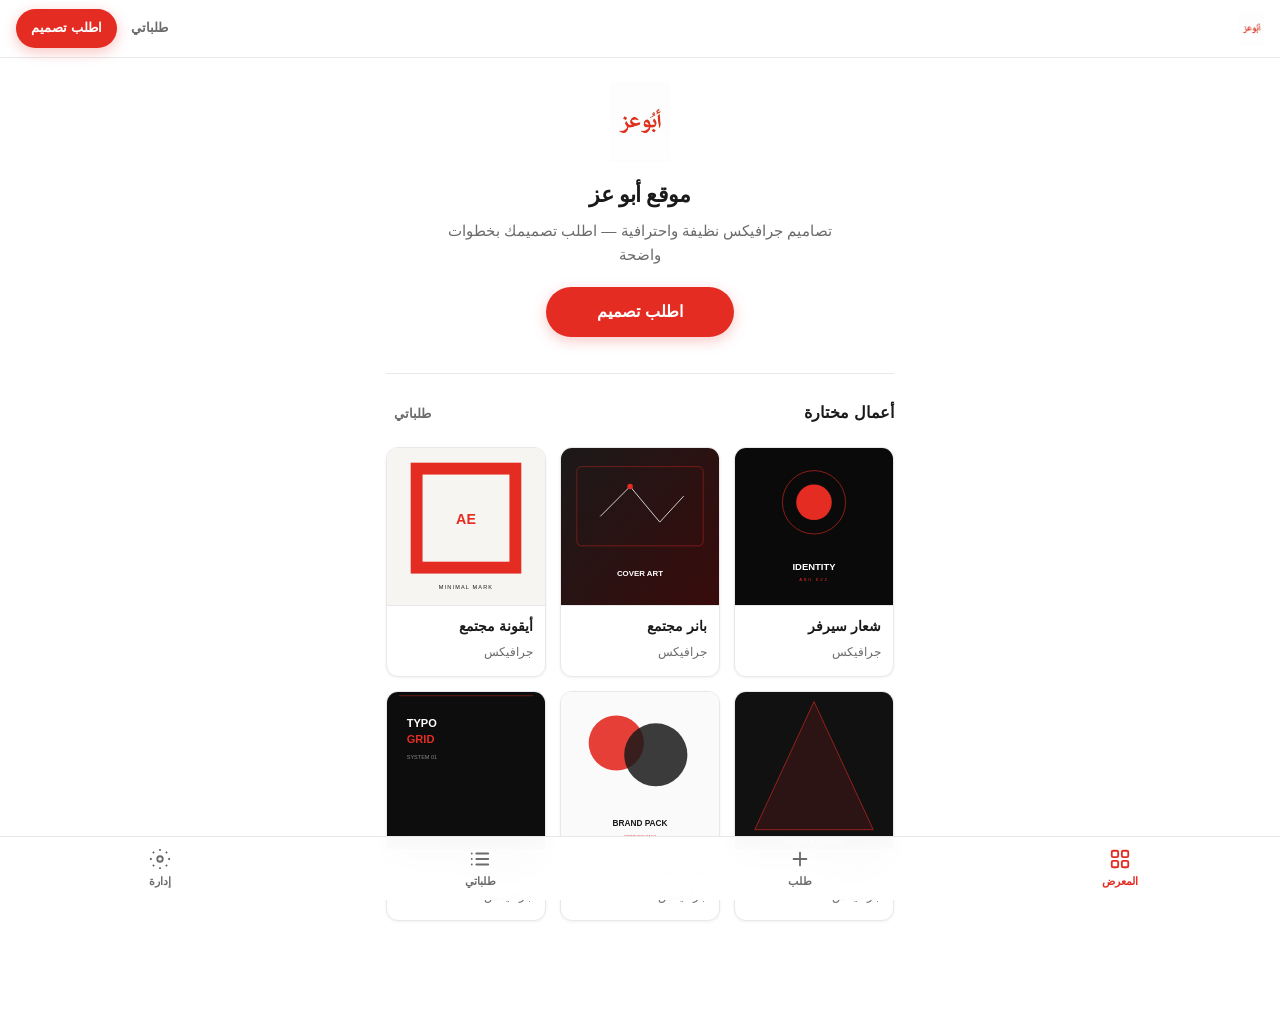
<file: docs/index.html>
<!DOCTYPE html>
<html lang="ar" dir="rtl">
<head>
  <meta charset="UTF-8" />
  <meta name="viewport" content="width=device-width, initial-scale=1, viewport-fit=cover" />
  <meta name="theme-color" content="#E42C23" />
  <meta name="apple-mobile-web-app-capable" content="yes" />
  <meta name="apple-mobile-web-app-status-bar-style" content="default" />
  <meta name="description" content="موقع أبو عز — تصاميم جرافيكس احترافية، اطلب تصميمك بسهولة" />
  <title>موقع أبو عز</title>
  <link rel="icon" type="image/jpeg" href="assets/logo-abu-ezz.jpg" />
  <link rel="apple-touch-icon" href="assets/logo-abu-ezz.jpg" />
  <link rel="stylesheet" href="styles.css" />
</head>
<body>
  <div id="maintenance-overlay" class="maintenance-overlay hidden" aria-hidden="true">
    <div class="maintenance-card">
      <img src="assets/logo-abu-ezz.jpg" alt="" class="maintenance-logo" width="120" height="48" />
      <div class="spinner" aria-hidden="true"></div>
      <p>الموقع قيد التحديث…</p>
      <p class="muted">يرجى الانتظار قليلاً</p>
    </div>
  </div>

  <header class="app-header" id="app-header">
    <a href="#/" class="brand" aria-label="موقع أبو عز — الرئيسية">
      <img src="assets/logo-abu-ezz.jpg" alt="أبو عز" class="brand-logo" width="112" height="44" />
    </a>
    <div class="header-actions">
      <a href="#/orders" class="link-btn" id="btn-my-orders">طلباتي</a>
      <a href="#/order" class="cta-btn" id="btn-order-design">اطلب تصميم</a>
    </div>
  </header>

  <main id="app" class="app-main" role="main"></main>

  <nav class="bottom-nav" aria-label="التنقل">
    <a href="#/" data-route="home" class="nav-item">
      <span class="nav-icon" aria-hidden="true">
        <svg width="22" height="22" viewBox="0 0 24 24" fill="none" stroke="currentColor" stroke-width="2" stroke-linecap="round" stroke-linejoin="round"><rect x="3" y="3" width="7" height="7" rx="1.5"/><rect x="14" y="3" width="7" height="7" rx="1.5"/><rect x="3" y="14" width="7" height="7" rx="1.5"/><rect x="14" y="14" width="7" height="7" rx="1.5"/></svg>
      </span>
      <span>المعرض</span>
    </a>
    <a href="#/order" data-route="order" class="nav-item">
      <span class="nav-icon" aria-hidden="true">
        <svg width="22" height="22" viewBox="0 0 24 24" fill="none" stroke="currentColor" stroke-width="2" stroke-linecap="round"><path d="M12 5v14M5 12h14"/></svg>
      </span>
      <span>طلب</span>
    </a>
    <a href="#/orders" data-route="orders" class="nav-item">
      <span class="nav-icon" aria-hidden="true">
        <svg width="22" height="22" viewBox="0 0 24 24" fill="none" stroke="currentColor" stroke-width="2" stroke-linecap="round"><path d="M8 6h13M8 12h13M8 18h13M3 6h.01M3 12h.01M3 18h.01"/></svg>
      </span>
      <span>طلباتي</span>
    </a>
    <a href="#/admin" data-route="admin" class="nav-item">
      <span class="nav-icon" aria-hidden="true">
        <svg width="22" height="22" viewBox="0 0 24 24" fill="none" stroke="currentColor" stroke-width="2"><circle cx="12" cy="12" r="3"/><path d="M12 1v2M12 21v2M4.22 4.22l1.42 1.42M18.36 18.36l1.42 1.42M1 12h2M21 12h2M4.22 19.78l1.42-1.42M18.36 5.64l1.42-1.42"/></svg>
      </span>
      <span>إدارة</span>
    </a>
  </nav>

  <div id="toast" class="toast hidden" role="status" aria-live="polite"></div>
  <script src="app.js"></script>
</body>
</html>
</file>
<file: docs/styles.css>
/* أبو عز — brand lock: #E42C23 on #FFFFFF · RTL · mobile-first · no masonry */
:root {
  --red: #E42C23;
  --red-dark: #C71F18;
  --red-soft: rgba(228, 44, 35, 0.08);
  --red-ring: rgba(228, 44, 35, 0.22);
  --bg: #FFFFFF;
  --surface: #FFFFFF;
  --text: #1A1A1A;
  --muted: #6B6B6B;
  --border: #E8E8EA;
  --border-strong: #D4D4D8;
  --shadow: 0 1px 2px rgba(0, 0, 0, 0.04), 0 8px 24px rgba(0, 0, 0, 0.04);
  --shadow-sm: 0 1px 3px rgba(0, 0, 0, 0.06);
  --radius: 16px;
  --radius-sm: 12px;
  --radius-pill: 999px;
  --header-h: 58px;
  --nav-h: 64px;
  --safe-b: env(safe-area-inset-bottom, 0px);
  --safe-t: env(safe-area-inset-top, 0px);
  --font: -apple-system, BlinkMacSystemFont, "SF Pro Text", "Segoe UI", Tahoma,
    "Noto Sans Arabic", "Helvetica Neue", sans-serif;
  --max: 540px;
}

*, *::before, *::after { box-sizing: border-box; }
html { scroll-behavior: smooth; -webkit-text-size-adjust: 100%; }
body {
  margin: 0;
  font-family: var(--font);
  background: var(--bg);
  color: var(--text);
  line-height: 1.55;
  min-height: 100dvh;
  -webkit-font-smoothing: antialiased;
  padding-top: calc(var(--header-h) + var(--safe-t));
  padding-bottom: calc(var(--nav-h) + var(--safe-b) + 16px);
}
a { color: inherit; text-decoration: none; }
button, input, textarea, select { font: inherit; color: inherit; }
img { max-width: 100%; display: block; }
.hidden { display: none !important; }
.muted { color: var(--muted); font-size: 0.9rem; }

.demo-badge {
  display: inline-block;
  background: #FFF4F3;
  color: var(--red);
  border: 1px solid rgba(228, 44, 35, 0.2);
  font-size: 0.7rem;
  font-weight: 700;
  padding: 2px 8px;
  border-radius: var(--radius-pill);
  margin-inline-start: 6px;
  vertical-align: middle;
}

/* Header */
.app-header {
  position: fixed;
  top: 0;
  inset-inline: 0;
  z-index: 40;
  height: calc(var(--header-h) + var(--safe-t));
  padding: var(--safe-t) 16px 0;
  display: flex;
  align-items: center;
  justify-content: space-between;
  gap: 12px;
  background: rgba(255, 255, 255, 0.92);
  backdrop-filter: blur(18px);
  -webkit-backdrop-filter: blur(18px);
  border-bottom: 1px solid var(--border);
}
.brand { display: flex; align-items: center; min-width: 0; }
.brand-logo {
  height: 34px;
  width: auto;
  object-fit: contain;
  background: #fff;
}
.header-actions {
  display: flex;
  align-items: center;
  gap: 6px;
  margin-inline-start: auto;
}
.cta-btn {
  background: var(--red);
  color: #fff !important;
  border: none;
  border-radius: var(--radius-pill);
  padding: 9px 15px;
  font-weight: 700;
  font-size: 0.82rem;
  box-shadow: 0 4px 14px rgba(228, 44, 35, 0.28);
  white-space: nowrap;
  -webkit-tap-highlight-color: transparent;
}
.cta-btn:active { background: var(--red-dark); transform: scale(0.98); }
.link-btn {
  color: var(--muted);
  font-size: 0.82rem;
  font-weight: 600;
  padding: 8px 8px;
  -webkit-tap-highlight-color: transparent;
}

.app-main {
  max-width: var(--max);
  margin: 0 auto;
  padding: 20px 16px 32px;
}

/* Bottom nav */
.bottom-nav {
  position: fixed;
  bottom: 0;
  inset-inline: 0;
  z-index: 40;
  height: calc(var(--nav-h) + var(--safe-b));
  padding-bottom: var(--safe-b);
  display: flex;
  background: rgba(255, 255, 255, 0.96);
  backdrop-filter: blur(18px);
  -webkit-backdrop-filter: blur(18px);
  border-top: 1px solid var(--border);
}
.nav-item {
  flex: 1;
  display: flex;
  flex-direction: column;
  align-items: center;
  justify-content: center;
  gap: 3px;
  font-size: 0.68rem;
  color: var(--muted);
  font-weight: 600;
  -webkit-tap-highlight-color: transparent;
}
.nav-item.active { color: var(--red); }
.nav-icon { display: flex; line-height: 1; }

/* Type & cards */
.page-title {
  margin: 0 0 4px;
  font-size: 1.35rem;
  font-weight: 800;
  letter-spacing: -0.02em;
}
.page-sub { margin: 0 0 18px; color: var(--muted); font-size: 0.9rem; }
.card {
  background: var(--surface);
  border: 1px solid var(--border);
  border-radius: var(--radius);
  padding: 18px;
  box-shadow: var(--shadow-sm);
  margin-bottom: 14px;
}
.card h3 { margin: 0 0 12px; font-size: 1rem; font-weight: 700; }
.back-row {
  display: flex;
  align-items: center;
  gap: 8px;
  margin-bottom: 14px;
}
.back-btn {
  background: var(--surface);
  border: 1px solid var(--border);
  border-radius: var(--radius-pill);
  padding: 7px 14px;
  font-size: 0.84rem;
  font-weight: 600;
  cursor: pointer;
  -webkit-tap-highlight-color: transparent;
}

/* Hero — editorial, logo-forward */
.hero {
  text-align: center;
  padding: 12px 4px 28px;
  margin-bottom: 8px;
}
.hero-logo {
  height: 72px;
  width: auto;
  margin: 0 auto 16px;
  object-fit: contain;
}
.hero .page-title { margin-bottom: 8px; }
.hero p {
  margin: 0 auto;
  max-width: 26em;
  color: var(--muted);
  font-size: 0.95rem;
}
.hero-cta {
  margin-top: 20px;
  display: flex;
  justify-content: center;
}
.hero-cta .btn { width: auto; min-width: 188px; padding-inline: 28px; }

.divider {
  height: 1px;
  background: var(--border);
  margin: 0 0 22px;
}

/* Gallery: uniform 2-col grid — NOT masonry / Pinterest */
.section-head {
  display: flex;
  align-items: baseline;
  justify-content: space-between;
  gap: 12px;
  margin-bottom: 14px;
}
.section-head h2 {
  margin: 0;
  font-size: 1.02rem;
  font-weight: 800;
}
.gallery-grid {
  display: grid;
  grid-template-columns: 1fr 1fr;
  gap: 12px;
}
.gallery-card {
  background: var(--surface);
  border: 1px solid var(--border);
  border-radius: var(--radius-sm);
  overflow: hidden;
  box-shadow: var(--shadow-sm);
  cursor: pointer;
  transition: border-color 0.15s ease, box-shadow 0.15s ease;
  -webkit-tap-highlight-color: transparent;
}
.gallery-card:active {
  border-color: var(--red);
  box-shadow: 0 0 0 3px var(--red-soft);
}
.gallery-thumb {
  aspect-ratio: 1 / 1;
  background: #FAFAFA;
  display: flex;
  align-items: center;
  justify-content: center;
  overflow: hidden;
  border-bottom: 1px solid var(--border);
}
.gallery-thumb img {
  width: 100%;
  height: 100%;
  object-fit: cover;
}
.gallery-thumb .pattern {
  width: 52%;
  height: 52%;
  border-radius: 14px;
  background: var(--red-soft);
  border: 1px solid rgba(228, 44, 35, 0.15);
  display: flex;
  align-items: center;
  justify-content: center;
  font-weight: 800;
  color: var(--red);
  font-size: 1.3rem;
}
.gallery-meta { padding: 10px 12px 12px; }
.gallery-meta strong {
  display: block;
  font-size: 0.86rem;
  font-weight: 700;
  margin-bottom: 2px;
}
.gallery-meta span { font-size: 0.72rem; color: var(--muted); }

.detail-thumb {
  aspect-ratio: 16 / 10;
  background: #FAFAFA;
  border-bottom: 1px solid var(--border);
  overflow: hidden;
  display: flex;
  align-items: center;
  justify-content: center;
}
.detail-thumb img {
  width: 100%;
  height: 100%;
  object-fit: cover;
}

/* Forms */
.form-group { margin-bottom: 14px; }
.form-group label {
  display: block;
  font-weight: 600;
  font-size: 0.88rem;
  margin-bottom: 6px;
}
.form-group .hint { font-weight: 400; color: var(--muted); font-size: 0.78rem; }
.input, .textarea, .select {
  width: 100%;
  border: 1px solid var(--border);
  background: #fff;
  border-radius: var(--radius-sm);
  padding: 12px 14px;
  outline: none;
  transition: border-color 0.15s, box-shadow 0.15s;
  -webkit-appearance: none;
  appearance: none;
}
.input:focus, .textarea:focus, .select:focus {
  border-color: var(--red);
  box-shadow: 0 0 0 3px var(--red-ring);
}
.textarea { min-height: 110px; resize: vertical; }
.btn {
  display: inline-flex;
  align-items: center;
  justify-content: center;
  gap: 8px;
  border: none;
  border-radius: var(--radius-pill);
  padding: 13px 18px;
  font-weight: 700;
  cursor: pointer;
  width: 100%;
  -webkit-tap-highlight-color: transparent;
}
.btn-primary {
  background: var(--red);
  color: #fff;
  box-shadow: 0 4px 14px rgba(228, 44, 35, 0.25);
}
.btn-primary:active { background: var(--red-dark); }
.btn-primary:disabled {
  background: #D4D4D8;
  cursor: not-allowed;
  box-shadow: none;
}
.btn-secondary {
  background: #fff;
  border: 1px solid var(--border);
  color: var(--text);
}
.btn-google {
  background: #fff;
  border: 1px solid var(--border);
  color: var(--text);
}
.btn-google .g-icon {
  width: 18px;
  height: 18px;
  border-radius: 50%;
  background: conic-gradient(#ea4335, #fbbc05, #34a853, #4285f4, #ea4335);
  flex-shrink: 0;
}
.row-btns { display: flex; gap: 10px; }
.row-btns .btn { flex: 1; }

.stepper {
  display: flex;
  gap: 4px;
  margin-bottom: 16px;
}
.step-dot {
  flex: 1;
  height: 3px;
  border-radius: 3px;
  background: var(--border);
}
.step-dot.done, .step-dot.active { background: var(--red); }
.step-label {
  font-size: 0.8rem;
  color: var(--muted);
  margin-bottom: 12px;
}

.account-chip {
  display: flex;
  align-items: center;
  gap: 10px;
  padding: 10px 12px;
  background: var(--red-soft);
  border: 1px solid rgba(228, 44, 35, 0.12);
  border-radius: var(--radius-sm);
  margin-top: 10px;
}
.avatar {
  width: 40px;
  height: 40px;
  border-radius: 50%;
  background: var(--red);
  color: #fff;
  display: flex;
  align-items: center;
  justify-content: center;
  font-weight: 800;
  overflow: hidden;
  flex-shrink: 0;
}
.avatar img { width: 100%; height: 100%; object-fit: cover; }

.color-grid {
  display: grid;
  grid-template-columns: repeat(5, 1fr);
  gap: 8px;
}
.color-swatch {
  aspect-ratio: 1;
  border-radius: 10px;
  border: 2px solid transparent;
  cursor: pointer;
  position: relative;
  padding: 0;
  -webkit-tap-highlight-color: transparent;
}
.color-swatch.selected {
  border-color: var(--text);
  box-shadow: 0 0 0 2px #fff, 0 0 0 4px var(--red);
}
.color-swatch.selected::after {
  content: "✓";
  position: absolute;
  inset: 0;
  display: flex;
  align-items: center;
  justify-content: center;
  color: #fff;
  font-weight: 800;
  text-shadow: 0 1px 2px rgba(0, 0, 0, 0.5);
}
.selected-colors {
  display: flex;
  flex-wrap: wrap;
  gap: 6px;
  margin-top: 10px;
  min-height: 24px;
}
.chip-color {
  width: 22px;
  height: 22px;
  border-radius: 6px;
  border: 1px solid rgba(0, 0, 0, 0.1);
}

.type-fixed {
  padding: 14px;
  border: 1px solid rgba(228, 44, 35, 0.2);
  border-radius: var(--radius-sm);
  background: var(--red-soft);
  font-weight: 700;
  display: flex;
  align-items: center;
  gap: 10px;
}
.type-fixed .check {
  width: 22px;
  height: 22px;
  border-radius: 50%;
  background: var(--red);
  color: #fff;
  display: flex;
  align-items: center;
  justify-content: center;
  font-size: 0.75rem;
  flex-shrink: 0;
}

.price-box {
  background: var(--text);
  color: #fff;
  border-radius: var(--radius);
  padding: 20px 18px;
  text-align: center;
}
.price-box .amount {
  font-size: 2rem;
  font-weight: 800;
  letter-spacing: -0.02em;
}
.price-box .currency { font-size: 0.9rem; opacity: 0.75; }

/* Payment */
.pay-confirm { text-align: center; padding: 8px 0; }
.side-button-metaphor {
  width: 56px;
  height: 108px;
  margin: 8px auto 14px;
  border-radius: 16px;
  background: linear-gradient(180deg, #2c2c2e, #1c1c1e);
  border: 2px solid #3a3a3c;
  position: relative;
  box-shadow: inset 0 0 0 1px rgba(255, 255, 255, 0.08);
}
.side-button-metaphor::before {
  content: "";
  position: absolute;
  left: -6px;
  top: 26px;
  width: 4px;
  height: 26px;
  background: #8e8e93;
  border-radius: 2px;
  animation: pressHint 1.6s ease-in-out infinite;
}
@keyframes pressHint {
  0%, 100% { transform: translateX(0); opacity: 0.6; }
  50% { transform: translateX(-3px); opacity: 1; }
}
.pay-methods {
  display: flex;
  flex-direction: column;
  gap: 10px;
  margin: 16px 0;
}
.pay-method {
  display: flex;
  align-items: center;
  gap: 12px;
  padding: 14px;
  border: 1.5px solid var(--border);
  border-radius: var(--radius-sm);
  background: #fff;
  cursor: pointer;
  text-align: start;
  font-weight: 600;
  -webkit-tap-highlight-color: transparent;
}
.pay-method.selected {
  border-color: var(--red);
  background: var(--red-soft);
}
.pay-method input { accent-color: var(--red); }
.iban-box {
  background: #FAFAFA;
  border: 1px solid var(--border);
  border-radius: var(--radius-sm);
  padding: 12px;
  font-family: ui-monospace, SFMono-Regular, Menlo, monospace;
  font-size: 0.82rem;
  word-break: break-all;
  display: flex;
  align-items: center;
  justify-content: space-between;
  gap: 8px;
  margin-top: 8px;
}
.copy-btn {
  flex-shrink: 0;
  background: var(--red);
  color: #fff;
  border: none;
  border-radius: 8px;
  padding: 7px 12px;
  font-size: 0.75rem;
  font-weight: 700;
  cursor: pointer;
}
.double-press {
  font-size: 0.9rem;
  color: var(--muted);
  margin: 0 0 14px;
}

/* Orders */
.order-item {
  border: 1px solid var(--border);
  border-radius: var(--radius-sm);
  padding: 14px;
  margin-bottom: 10px;
  background: #fff;
}
.order-item .top {
  display: flex;
  justify-content: space-between;
  align-items: center;
  gap: 8px;
  margin-bottom: 6px;
}
.badge {
  font-size: 0.72rem;
  padding: 3px 9px;
  border-radius: var(--radius-pill);
  font-weight: 700;
}
.badge-new { background: #FFF4F3; color: var(--red); }
.badge-pending { background: #FAFAFA; color: var(--muted); border: 1px solid var(--border); }
.empty-state {
  text-align: center;
  padding: 48px 20px;
  color: var(--muted);
}
.empty-state .btn { margin-top: 12px; max-width: 220px; margin-inline: auto; }

/* Admin */
.admin-grid {
  display: grid;
  grid-template-columns: 1fr 1fr;
  gap: 10px;
  margin-bottom: 14px;
}
.admin-tile {
  background: var(--surface);
  border: 1px solid var(--border);
  border-radius: var(--radius-sm);
  padding: 18px 12px;
  text-align: center;
  font-weight: 700;
  font-size: 0.88rem;
  box-shadow: var(--shadow-sm);
  cursor: pointer;
  min-height: 88px;
  display: flex;
  flex-direction: column;
  align-items: center;
  justify-content: center;
  gap: 8px;
  -webkit-tap-highlight-color: transparent;
}
.admin-tile .tile-icon {
  width: 36px;
  height: 36px;
  border-radius: 10px;
  background: var(--red-soft);
  color: var(--red);
  display: flex;
  align-items: center;
  justify-content: center;
  font-size: 1.1rem;
  font-weight: 800;
}
.admin-tile:active {
  border-color: var(--red);
  transform: scale(0.98);
}
.security-panel {
  background: #1A1A1A;
  color: #E8E8EA;
  border-radius: var(--radius);
  padding: 16px;
  font-size: 0.85rem;
}
.security-panel h3 { margin: 0 0 10px; color: #fff; font-size: 0.95rem; }
.security-panel .ok { color: #86EFAC; }
.security-panel .warn { color: #FCD34D; }
.log-list {
  max-height: 180px;
  overflow: auto;
  font-size: 0.76rem;
  color: #A1A1AA;
  margin-top: 10px;
}
.log-list div {
  padding: 5px 0;
  border-bottom: 1px solid rgba(255, 255, 255, 0.06);
}
.price-controls label {
  display: flex;
  justify-content: space-between;
  align-items: center;
  gap: 10px;
  margin-bottom: 10px;
  font-size: 0.88rem;
}
.price-controls input[type="number"] {
  width: 110px;
  padding: 8px 10px;
  border: 1px solid var(--border);
  border-radius: 8px;
}

/* Maintenance */
.maintenance-overlay {
  position: fixed;
  inset: 0;
  z-index: 100;
  background: rgba(255, 255, 255, 0.96);
  display: flex;
  align-items: center;
  justify-content: center;
  backdrop-filter: blur(10px);
  -webkit-backdrop-filter: blur(10px);
}
.maintenance-card { text-align: center; padding: 28px; }
.maintenance-logo {
  height: 48px;
  width: auto;
  margin: 0 auto 18px;
  object-fit: contain;
}
.spinner {
  width: 36px;
  height: 36px;
  border: 3px solid var(--border);
  border-top-color: var(--red);
  border-radius: 50%;
  margin: 0 auto 14px;
  animation: spin 0.8s linear infinite;
}
@keyframes spin { to { transform: rotate(360deg); } }

/* Toast */
.toast {
  position: fixed;
  left: 50%;
  bottom: calc(var(--nav-h) + var(--safe-b) + 16px);
  transform: translateX(-50%);
  z-index: 90;
  background: var(--text);
  color: #fff;
  padding: 11px 18px;
  border-radius: var(--radius-pill);
  font-size: 0.88rem;
  font-weight: 600;
  max-width: 90%;
  white-space: nowrap;
  box-shadow: var(--shadow);
}

.notice {
  background: #FAFAFA;
  border: 1px solid var(--border);
  color: var(--muted);
  border-radius: var(--radius-sm);
  padding: 10px 12px;
  font-size: 0.82rem;
  margin-bottom: 12px;
}
.notice.demo {
  background: #FFF4F3;
  border-color: rgba(228, 44, 35, 0.2);
  color: #8B1A14;
}

@media (min-width: 600px) {
  .app-main { padding-top: 12px; }
  .gallery-grid { grid-template-columns: 1fr 1fr 1fr; gap: 14px; }
  .hero-logo { height: 80px; }
}
</file>
